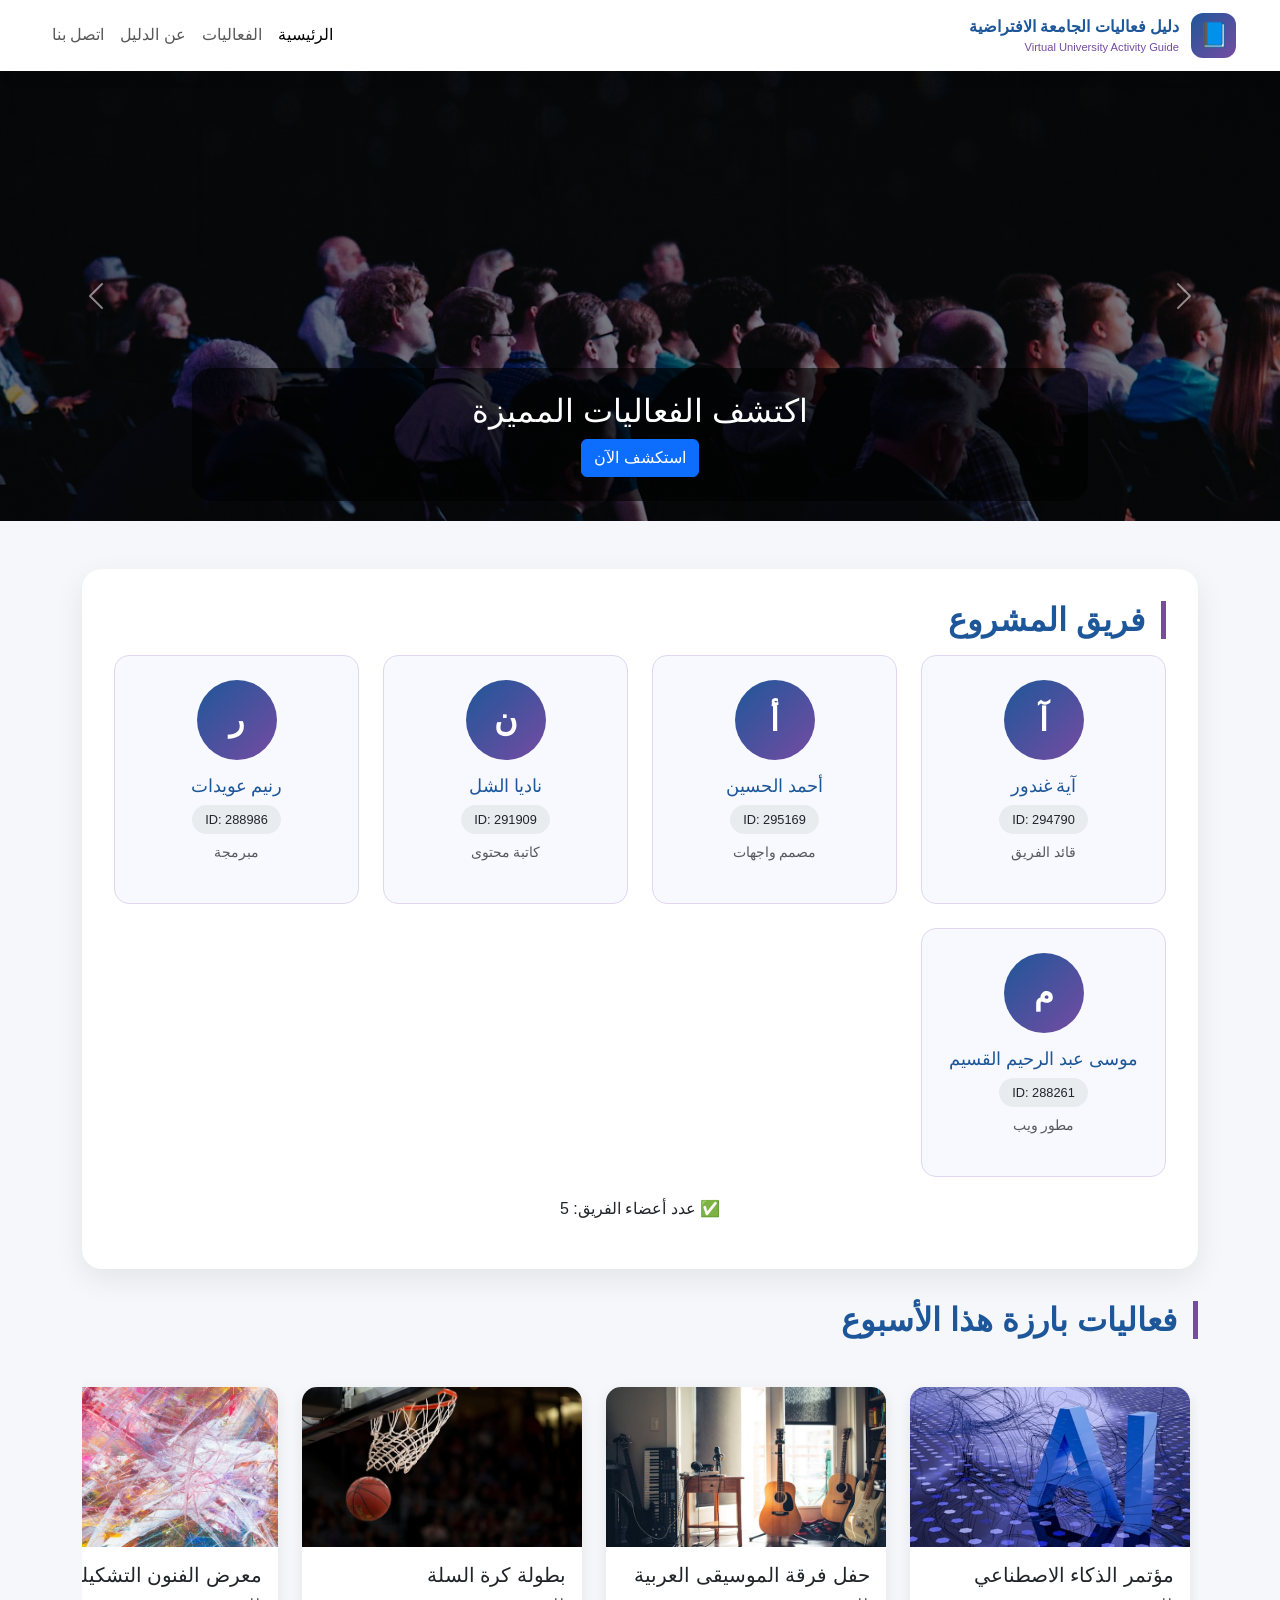
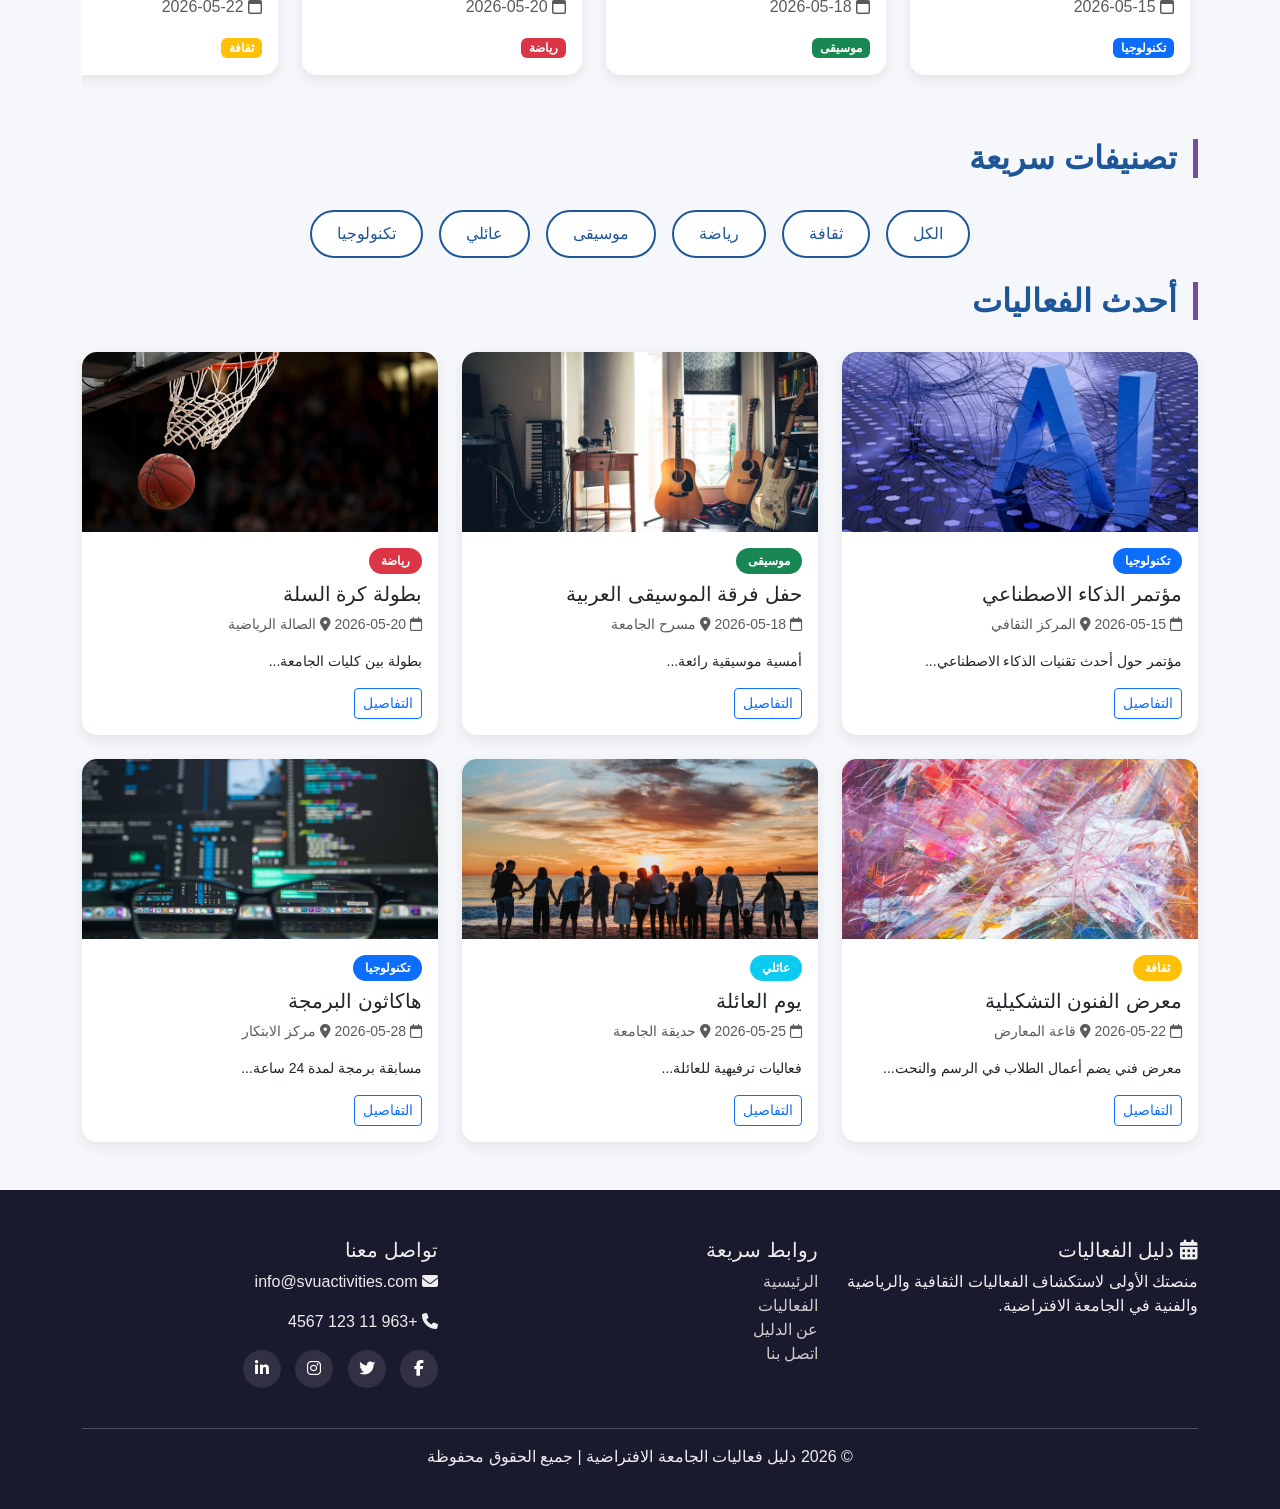
<file: index.html>
<!doctype html>
<html lang="ar" dir="rtl">
  <head>
    <meta charset="UTF-8" />
    <meta name="viewport" content="width=device-width, initial-scale=1.0" />
    <title>دليل فعاليات الجامعة الافتراضية | الرئيسية</title>
    <link
      href="https://cdn.jsdelivr.net/npm/bootstrap@5.3.0/dist/css/bootstrap.min.css"
      rel="stylesheet"
    />
    <link
      rel="stylesheet"
      href="https://cdnjs.cloudflare.com/ajax/libs/font-awesome/6.4.0/css/all.min.css"
    />
    <link rel="stylesheet" href="assets/css/styles.css" />
  </head>
  <body>
    <!--  رأس الصفحة -->
    <nav class="navbar navbar-expand-lg">
      <div class="container-fluid">
        <div class="logo-area">
          <div class="logo">📘</div>
          <div class="guide-title">
            <div class="main-title">دليل فعاليات الجامعة الافتراضية</div>
            <div class="sub-title">Virtual University Activity Guide</div>
          </div>
        </div>
        <button
          class="navbar-toggler"
          type="button"
          data-bs-toggle="collapse"
          data-bs-target="#navbarNav"
        >
          <span class="navbar-toggler-icon"></span>
        </button>
        <div class="" id="navbarNav">
          <ul
            class="navbar-nav ms-auto"
            style="display: flex; justify-content: center"
          >
            <li class="nav-item">
              <a class="nav-link active" href="index.html"> الرئيسية</a>
            </li>
            <li class="nav-item">
              <a class="nav-link" href="events.html">الفعاليات</a>
            </li>
            <li class="nav-item">
              <a class="nav-link" href="about.html"> عن الدليل</a>
            </li>
            <li class="nav-item">
              <a class="nav-link" href="contact.html"> اتصل بنا</a>
            </li>
          </ul>
        </div>
      </div>
    </nav>

    <!-- سلايدر  -->
    <div id="heroSlider" class="carousel slide" data-bs-ride="carousel">
      <div class="carousel-inner">
        <div
          class="carousel-item active"
          style="
            background-image:
              linear-gradient(rgba(0, 0, 0, 0.5), rgba(0, 0, 0, 0.5)),
              url(&quot;assets/img/s1.jpg&quot;);
          "
        >
          <div class="carousel-caption">
            <h2>اكتشف الفعاليات المميزة</h2>
            <a href="events.html" class="btn btn-primary">استكشف الآن</a>
          </div>
        </div>
        <div
          class="carousel-item"
          style="
            background-image:
              linear-gradient(rgba(0, 0, 0, 0.5), rgba(0, 0, 0, 0.5)),
              url(&quot;assets/img/s2.jpg&quot;);
          "
        >
          <div class="carousel-caption">
            <h2>فعاليات بارزة هذا الأسبوع</h2>
            <a href="events.html" class="btn btn-primary">احجز مكانك</a>
          </div>
        </div>
        <div
          class="carousel-item"
          style="
            background-image:
              linear-gradient(rgba(0, 0, 0, 0.5), rgba(0, 0, 0, 0.5)),
              url(&quot;assets/img/s3.jpg&quot;);
          "
        >
          <div class="carousel-caption">
            <h2>تواصل مع المجتمع</h2>
            <a href="contact.html" class="btn btn-primary">تواصل معنا</a>
          </div>
        </div>
      </div>
      <button
        class="carousel-control-prev"
        type="button"
        data-bs-target="#heroSlider"
        data-bs-slide="prev"
      >
        <span class="carousel-control-prev-icon"></span>
      </button>
      <button
        class="carousel-control-next"
        type="button"
        data-bs-target="#heroSlider"
        data-bs-slide="next"
      >
        <span class="carousel-control-next-icon"></span>
      </button>
    </div>

    <div class="container mt-5">
      <!--   المشاركين -->
      <div class="team-section">
        <h2 class="section-title" style="margin-bottom: 1rem">فريق المشروع</h2>
        <div class="team-grid">
          <div class="team-card">
            <div class="team-avatar">آ</div>
            <h3>آية غندور</h3>
            <div class="team-id">ID: 294790</div>
            <p class="text-muted small mt-2">قائد الفريق</p>
          </div>
          <div class="team-card">
            <div class="team-avatar">أ</div>
            <h3>أحمد الحسين</h3>
            <div class="team-id">ID: 295169</div>
            <p class="text-muted small mt-2">مصمم واجهات</p>
          </div>
          <div class="team-card">
            <div class="team-avatar">ن</div>
            <h3>ناديا الشل</h3>
            <div class="team-id">ID: 291909</div>
            <p class="text-muted small mt-2">كاتبة محتوى</p>
          </div>
          <div class="team-card">
            <div class="team-avatar">ر</div>
            <h3>رنيم عويدات</h3>
            <div class="team-id">ID: 288986</div>
            <p class="text-muted small mt-2">مبرمجة</p>
          </div>
          <div class="team-card">
            <div class="team-avatar">م</div>
            <h3>موسى عبد الرحيم القسيم</h3>
            <div class="team-id">ID: 288261</div>
            <p class="text-muted small mt-2">مطور ويب</p>
          </div>
        </div>
        <p style="text-align: center; margin-top: 20px">
          ✅ عدد أعضاء الفريق: 5
        </p>
      </div>

      <!--  فعاليات بارزة هذا الأسبوع   -->
      <h2 class="section-title">فعاليات بارزة هذا الأسبوع</h2>
      <div class="scroll-cards" id="featuredEvents"></div>

      <!--  تصنيفات سريعة   -->
      <h2 class="section-title mt-5">تصنيفات سريعة</h2>
      <div class="category-badges mb-4" id="categoryBadges"></div>

      <!--  أحدث الفعاليات  -->
      <h2 class="section-title">أحدث الفعاليات</h2>
      <div class="events-grid" id="latestEventsGrid"></div>
    </div>

    <!--  تذييل الصفحة -->
    <footer>
      <div class="container">
        <div class="row">
          <div class="col-md-4 mb-4">
            <h5><i class="fas fa-calendar-alt"></i> دليل الفعاليات</h5>
            <p>
              منصتك الأولى لاستكشاف الفعاليات الثقافية والرياضية والفنية في
              الجامعة الافتراضية.
            </p>
          </div>
          <div class="col-md-4 mb-4">
            <h5>روابط سريعة</h5>
            <ul class="list-unstyled footer-links">
              <li><a href="index.html">الرئيسية</a></li>
              <li><a href="events.html">الفعاليات</a></li>
              <li><a href="about.html">عن الدليل</a></li>
              <li><a href="contact.html">اتصل بنا</a></li>
            </ul>
          </div>
          <div class="col-md-4 mb-4">
            <h5>تواصل معنا</h5>
            <p><i class="fas fa-envelope"></i> info@svuactivities.com</p>
            <p><i class="fas fa-phone"></i> +963 11 123 4567</p>
            <div class="social-icons">
              <a href="#"><i class="fab fa-facebook-f"></i></a>
              <a href="#"><i class="fab fa-twitter"></i></a>
              <a href="#"><i class="fab fa-instagram"></i></a>
              <a href="#"><i class="fab fa-linkedin-in"></i></a>
            </div>
          </div>
        </div>
        <hr class="bg-light" />
        <div class="text-center">
          <p>
            &copy; 2026 دليل فعاليات الجامعة الافتراضية | جميع الحقوق محفوظة
          </p>
        </div>
      </div>
    </footer>

    <script src="https://cdn.jsdelivr.net/npm/bootstrap@5.3.0/dist/js/bootstrap.bundle.min.js"></script>
    <script src="assets/js/main.js"></script>
  </body>
</html>
</file>
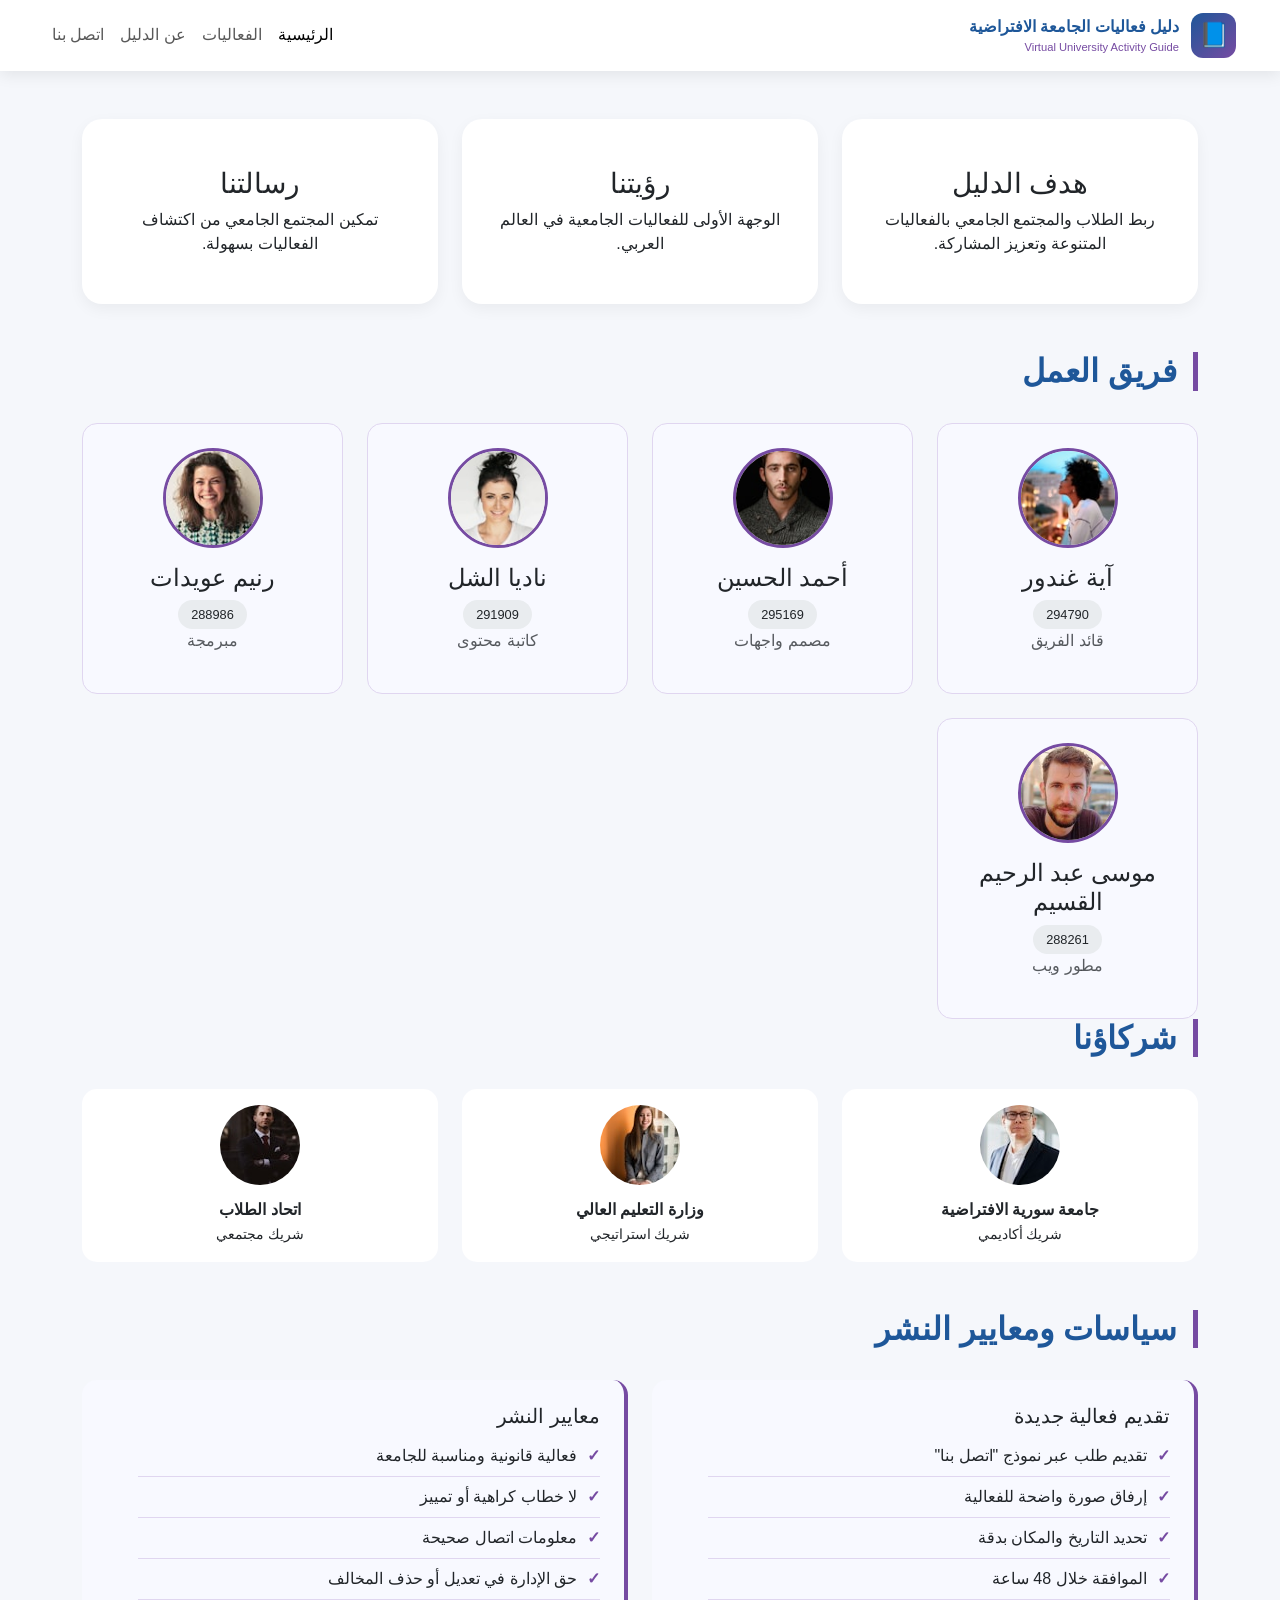
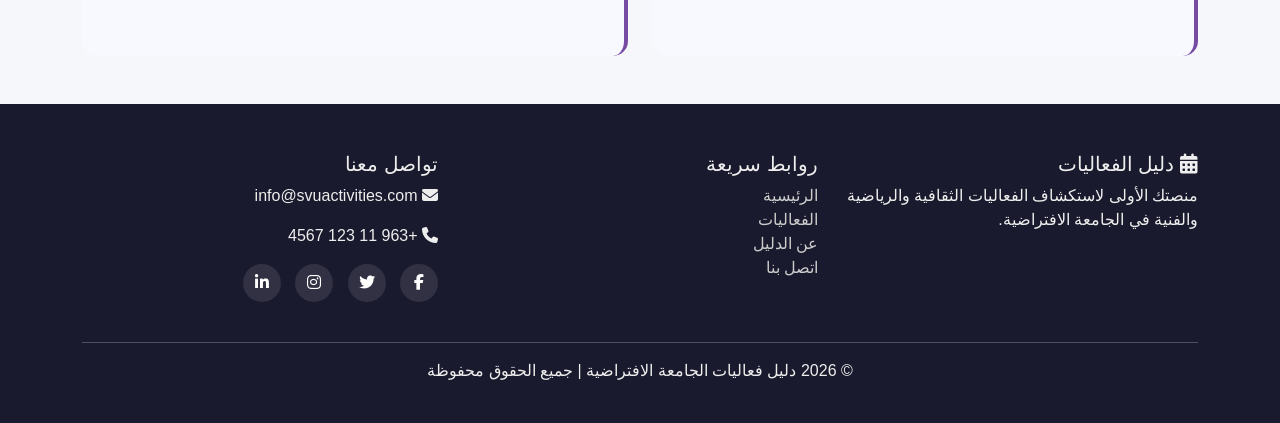
<file: about.html>
<!doctype html>
<html lang="ar" dir="rtl">
  <head>
    <meta charset="UTF-8" />
    <meta name="viewport" content="width=device-width, initial-scale=1.0" />
    <title>دليل الفعاليات | عن الدليل</title>
    <link
      href="https://cdn.jsdelivr.net/npm/bootstrap@5.3.0/dist/css/bootstrap.min.css"
      rel="stylesheet"
    />
    <link
      rel="stylesheet"
      href="https://cdnjs.cloudflare.com/ajax/libs/font-awesome/6.4.0/css/all.min.css"
    />
    <link rel="stylesheet" href="assets/css/styles.css" />
  </head>
  <body>
    <nav class="navbar navbar-expand-lg">
      <div class="container-fluid">
        <div class="logo-area">
          <div class="logo">📘</div>
          <div class="guide-title">
            <div class="main-title">دليل فعاليات الجامعة الافتراضية</div>
            <div class="sub-title">Virtual University Activity Guide</div>
          </div>
        </div>
        <button
          class="navbar-toggler"
          type="button"
          data-bs-toggle="collapse"
          data-bs-target="#navbarNav"
        >
          <span class="navbar-toggler-icon"></span>
        </button>
        <div class="" id="navbarNav">
          <ul
            class="navbar-nav ms-auto"
            style="display: flex; justify-content: center"
          >
            <li class="nav-item">
              <a class="nav-link active" href="index.html"> الرئيسية</a>
            </li>
            <li class="nav-item">
              <a class="nav-link" href="events.html"> الفعاليات</a>
            </li>
            <li class="nav-item">
              <a class="nav-link" href="about.html"> عن الدليل</a>
            </li>
            <li class="nav-item">
              <a class="nav-link" href="contact.html"> اتصل بنا</a>
            </li>
          </ul>
        </div>
      </div>
    </nav>

    <div class="container mt-5">
      <!--    الرؤية والرسالة -->
      <div class="row g-4 mb-5">
        <div class="col-md-4">
          <div class="vision-card">
            <div class="vision-icon"></div>
            <h3>هدف الدليل</h3>
            <p>
              ربط الطلاب والمجتمع الجامعي بالفعاليات المتنوعة وتعزيز المشاركة.
            </p>
          </div>
        </div>
        <div class="col-md-4">
          <div class="vision-card">
            <div class="vision-icon"></div>
            <h3>رؤيتنا</h3>
            <p>الوجهة الأولى للفعاليات الجامعية في العالم العربي.</p>
          </div>
        </div>
        <div class="col-md-4">
          <div class="vision-card">
            <div class="vision-icon"></div>
            <h3>رسالتنا</h3>
            <p>تمكين المجتمع الجامعي من اكتشاف الفعاليات بسهولة.</p>
          </div>
        </div>
      </div>

      <!-- فريق العمل  -->
      <h2 class="section-title">فريق العمل</h2>
      <div class="team-grid">
        <div class="team-card">
          <img src="assets/img/aya_ghandour.jpg" class="member-img" />
          <h4>آية غندور</h4>
          <div class="team-id">294790</div>
          <p class="text-muted">قائد الفريق</p>
        </div>
        <div class="team-card">
          <img src="assets/img/ahmad_hussein.jpg" class="member-img" />
          <h4>أحمد الحسين</h4>
          <div class="team-id">295169</div>
          <p class="text-muted">مصمم واجهات</p>
        </div>
        <div class="team-card">
          <img src="assets/img/nadia_alshal.jpg" class="member-img" />
          <h4>ناديا الشل</h4>
          <div class="team-id">291909</div>
          <p class="text-muted">كاتبة محتوى</p>
        </div>
        <div class="team-card">
          <img src="assets/img/raneem_oweidat.jpg" class="member-img" />
          <h4>رنيم عويدات</h4>
          <div class="team-id">288986</div>
          <p class="text-muted">مبرمجة</p>
        </div>
        <div class="team-card">
          <img src="assets/img/mousa_qassem.jpg" class="member-img" />
          <h4>موسى عبد الرحيم القسيم</h4>
          <div class="team-id">288261</div>
          <p class="text-muted">مطور ويب</p>
        </div>
      </div>

      <!-- الشركاء -->
      <h2 class="section-title">شركاؤنا</h2>
      <div class="partner-grid mb-5">
        <div class="partner-card">
          <img src="assets/img/svu_partner.jpg" class="partner-img" />
          <div class="fw-bold">جامعة سورية الافتراضية</div>
          <small>شريك أكاديمي</small>
        </div>
        <div class="partner-card">
          <img src="assets/img/mohe_partner.jpg" class="partner-img" />
          <div class="fw-bold">وزارة التعليم العالي</div>
          <small>شريك استراتيجي</small>
        </div>
        <div class="partner-card">
          <img src="assets/img/students_union.jpg" class="partner-img" />
          <div class="fw-bold">اتحاد الطلاب</div>
          <small>شريك مجتمعي</small>
        </div>
      </div>

      <!--  تقديم فعالية ومعايير النشر -->
      <h2 class="section-title">سياسات ومعايير النشر</h2>
      <div class="row g-4 mb-5">
        <div class="col-md-6">
          <div class="policy-card">
            <h5>تقديم فعالية جديدة</h5>
            <ul>
              <li>تقديم طلب عبر نموذج "اتصل بنا"</li>
              <li>إرفاق صورة واضحة للفعالية</li>
              <li>تحديد التاريخ والمكان بدقة</li>
              <li>الموافقة خلال 48 ساعة</li>
            </ul>
          </div>
        </div>
        <div class="col-md-6">
          <div class="policy-card">
            <h5>معايير النشر</h5>
            <ul>
              <li>فعالية قانونية ومناسبة للجامعة</li>
              <li>لا خطاب كراهية أو تمييز</li>
              <li>معلومات اتصال صحيحة</li>
              <li>حق الإدارة في تعديل أو حذف المخالف</li>
            </ul>
          </div>
        </div>
      </div>
    </div>
    <!-- التذييل نفسها في كل صفحة -->
    <footer>
      <div class="container">
        <div class="row">
          <div class="col-md-4 mb-4">
            <h5><i class="fas fa-calendar-alt"></i> دليل الفعاليات</h5>
            <p>
              منصتك الأولى لاستكشاف الفعاليات الثقافية والرياضية والفنية في
              الجامعة الافتراضية.
            </p>
          </div>
          <div class="col-md-4 mb-4">
            <h5>روابط سريعة</h5>
            <ul class="list-unstyled footer-links">
              <li><a href="index.html">الرئيسية</a></li>
              <li><a href="events.html">الفعاليات</a></li>
              <li><a href="about.html">عن الدليل</a></li>
              <li><a href="contact.html">اتصل بنا</a></li>
            </ul>
          </div>
          <div class="col-md-4 mb-4">
            <h5>تواصل معنا</h5>
            <p><i class="fas fa-envelope"></i> info@svuactivities.com</p>
            <p><i class="fas fa-phone"></i> +963 11 123 4567</p>
            <div class="social-icons">
              <a href="#"><i class="fab fa-facebook-f"></i></a>
              <a href="#"><i class="fab fa-twitter"></i></a>
              <a href="#"><i class="fab fa-instagram"></i></a>
              <a href="#"><i class="fab fa-linkedin-in"></i></a>
            </div>
          </div>
        </div>
        <hr class="bg-light" />
        <div class="text-center">
          <p>
            &copy; 2026 دليل فعاليات الجامعة الافتراضية | جميع الحقوق محفوظة
          </p>
        </div>
      </div>
    </footer>
  </body>
</html>
</file>
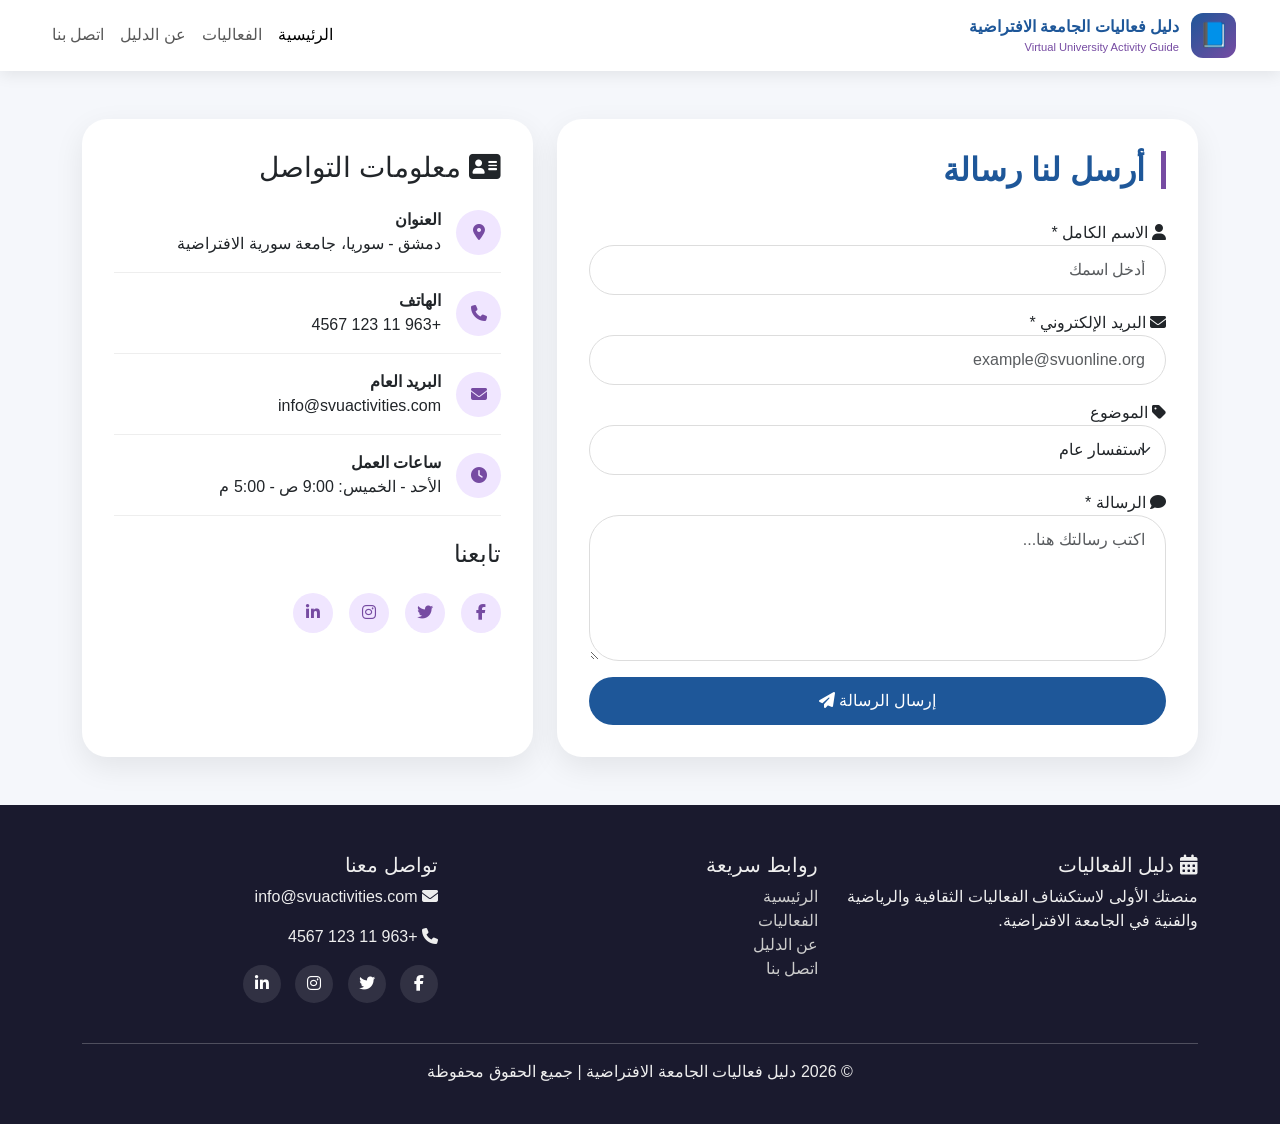
<file: contact.html>
<!doctype html>
<html lang="ar" dir="rtl">
  <head>
    <meta charset="UTF-8" />
    <meta name="viewport" content="width=device-width, initial-scale=1.0" />
    <title>دليل الفعاليات | اتصل بنا</title>
    <link
      href="https://cdn.jsdelivr.net/npm/bootstrap@5.3.0/dist/css/bootstrap.min.css"
      rel="stylesheet"
    />
    <link
      rel="stylesheet"
      href="https://cdnjs.cloudflare.com/ajax/libs/font-awesome/6.4.0/css/all.min.css"
    />
    <link rel="stylesheet" href="assets/css/styles.css" />
  </head>
  <body>
    <nav class="navbar navbar-expand-lg">
      <div class="container-fluid">
        <div class="logo-area">
          <div class="logo">📘</div>
          <div class="guide-title">
            <div class="main-title">دليل فعاليات الجامعة الافتراضية</div>
            <div class="sub-title">Virtual University Activity Guide</div>
          </div>
        </div>
        <button
          class="navbar-toggler"
          type="button"
          data-bs-toggle="collapse"
          data-bs-target="#navbarNav"
        >
          <span class="navbar-toggler-icon"></span>
        </button>
        <div class="" id="navbarNav">
          <ul
            class="navbar-nav ms-auto"
            style="display: flex; justify-content: center"
          >
            <li class="nav-item">
              <a class="nav-link active" href="index.html"> الرئيسية</a>
            </li>
            <li class="nav-item">
              <a class="nav-link" href="events.html"> الفعاليات</a>
            </li>
            <li class="nav-item">
              <a class="nav-link" href="about.html"> عن الدليل</a>
            </li>
            <li class="nav-item">
              <a class="nav-link" href="contact.html"> اتصل بنا</a>
            </li>
          </ul>
        </div>
      </div>
    </nav>

    <div class="container mt-5">
      <div class="row g-4">
        <!-- نموذج التواصل -->
        <div class="col-lg-7">
          <div class="contact-form-card">
            <h2 class="section-title" style="margin-top: 0">أرسل لنا رسالة</h2>
            <div id="alertMessage"></div>
            <form id="contactForm">
              <div class="mb-3">
                <label><i class="fas fa-user"></i> الاسم الكامل *</label>
                <input
                  type="text"
                  id="name"
                  class="form-control"
                  placeholder="أدخل اسمك"
                />
                <div class="invalid-feedback">الاسم مطلوب</div>
              </div>
              <div class="mb-3">
                <label
                  ><i class="fas fa-envelope"></i> البريد الإلكتروني *</label
                >
                <input
                  type="email"
                  id="email"
                  class="form-control"
                  placeholder="example@svuonline.org"
                />
                <div class="invalid-feedback">
                  يرجى إدخال بريد إلكتروني صحيح
                </div>
              </div>
              <div class="mb-3">
                <label><i class="fas fa-tag"></i> الموضوع</label>
                <select id="subject" class="form-select">
                  <option value="استفسار عام">استفسار عام</option>
                  <option value="تقديم فعالية">تقديم فعالية</option>
                  <option value="مشكلة تقنية">مشكلة تقنية</option>
                </select>
              </div>
              <div class="mb-3">
                <label><i class="fas fa-comment"></i> الرسالة *</label>
                <textarea
                  id="message"
                  rows="5"
                  class="form-control"
                  placeholder="اكتب رسالتك هنا..."
                ></textarea>
                <div class="invalid-feedback">الرسالة مطلوبة</div>
              </div>
              <button type="submit" class="btn btn-primary">
                إرسال الرسالة <i class="fas fa-paper-plane"></i>
              </button>
            </form>
          </div>
        </div>

        <!-- معلومات التواصل البديلة -->
        <div class="col-lg-5">
          <div class="info-sidebar">
            <h3><i class="fas fa-address-card"></i> معلومات التواصل</h3>
            <div class="contact-info-item">
              <div class="icon"><i class="fas fa-map-marker-alt"></i></div>
              <div>
                <strong>العنوان</strong><br />دمشق - سوريا، جامعة سورية
                الافتراضية
              </div>
            </div>
            <div class="contact-info-item">
              <div class="icon"><i class="fas fa-phone"></i></div>
              <div><strong>الهاتف</strong><br />+963 11 123 4567</div>
            </div>
            <div class="contact-info-item">
              <div class="icon"><i class="fas fa-envelope"></i></div>
              <div>
                <strong>البريد العام</strong><br />info@svuactivities.com
              </div>
            </div>
            <div class="contact-info-item">
              <div class="icon"><i class="fas fa-clock"></i></div>
              <div>
                <strong>ساعات العمل</strong><br />الأحد - الخميس: 9:00 ص - 5:00
                م
              </div>
            </div>
            <h4 class="mt-4">تابعنا</h4>
            <div class="social-links">
              <a href="#"><i class="fab fa-facebook-f"></i></a
              ><a href="#"><i class="fab fa-twitter"></i></a
              ><a href="#"><i class="fab fa-instagram"></i></a
              ><a href="#"><i class="fab fa-linkedin-in"></i></a>
            </div>
          </div>
        </div>
      </div>
    </div>
    <!-- التذييل نفسها في كل صفحة -->
    <footer>
      <div class="container">
        <div class="row">
          <div class="col-md-4 mb-4">
            <h5><i class="fas fa-calendar-alt"></i> دليل الفعاليات</h5>
            <p>
              منصتك الأولى لاستكشاف الفعاليات الثقافية والرياضية والفنية في
              الجامعة الافتراضية.
            </p>
          </div>
          <div class="col-md-4 mb-4">
            <h5>روابط سريعة</h5>
            <ul class="list-unstyled footer-links">
              <li><a href="index.html">الرئيسية</a></li>
              <li><a href="events.html">الفعاليات</a></li>
              <li><a href="about.html">عن الدليل</a></li>
              <li><a href="contact.html">اتصل بنا</a></li>
            </ul>
          </div>
          <div class="col-md-4 mb-4">
            <h5>تواصل معنا</h5>
            <p><i class="fas fa-envelope"></i> info@svuactivities.com</p>
            <p><i class="fas fa-phone"></i> +963 11 123 4567</p>
            <div class="social-icons">
              <a href="#"><i class="fab fa-facebook-f"></i></a>
              <a href="#"><i class="fab fa-twitter"></i></a>
              <a href="#"><i class="fab fa-instagram"></i></a>
              <a href="#"><i class="fab fa-linkedin-in"></i></a>
            </div>
          </div>
        </div>
        <hr class="bg-light" />
        <div class="text-center">
          <p>
            &copy; 2026 دليل فعاليات الجامعة الافتراضية | جميع الحقوق محفوظة
          </p>
        </div>
      </div>
    </footer>

    <script src="https://cdn.jsdelivr.net/npm/bootstrap@5.3.0/dist/js/bootstrap.bundle.min.js"></script>

    <script>
      function showAlert(type, message) {
        var alertDiv = document.getElementById("alertMessage");
        var alertClass = type === "success" ? "alert-success" : "alert-danger";
        var icon =
          type === "success"
            ? "fas fa-check-circle"
            : "fas fa-exclamation-triangle";
        alertDiv.innerHTML =
          '<div class="alert ' +
          alertClass +
          ' alert-dismissible fade show" role="alert">' +
          '<i class="' +
          icon +
          '"></i> ' +
          message +
          '<button type="button" class="btn-close" data-bs-dismiss="alert"></button></div>';
        setTimeout(function () {
          alertDiv.innerHTML = "";
        }, 5000);
      }

      // التحقق من البريد
      function validateEmail(email) {
        var regex = /^[^\s@]+@[^\s@]+\.[^\s@]+$/;
        return regex.test(email);
      }

      //  الإرسال
      document
        .getElementById("contactForm")
        .addEventListener("submit", function (e) {
          e.preventDefault();
          var isValid = true;
          var name = document.getElementById("name");
          var email = document.getElementById("email");
          var message = document.getElementById("message");

          if (name.value.trim() === "") {
            name.classList.add("is-invalid");
            isValid = false;
          } else {
            name.classList.remove("is-invalid");
            name.classList.add("is-valid");
          }

          if (email.value.trim() === "" || !validateEmail(email.value)) {
            email.classList.add("is-invalid");
            isValid = false;
          } else {
            email.classList.remove("is-invalid");
            email.classList.add("is-valid");
          }

          if (message.value.trim() === "") {
            message.classList.add("is-invalid");
            isValid = false;
          } else {
            message.classList.remove("is-invalid");
            message.classList.add("is-valid");
          }

          if (isValid) {
            showAlert("success", "✅ تم إرسال رسالتك بنجاح!");
            document.getElementById("contactForm").reset();
          } else {
            showAlert("error", "❌ يرجى تعبئة جميع الحقول المطلوبة بشكل صحيح.");
          }
        });
    </script>
  </body>
</html>
</file>
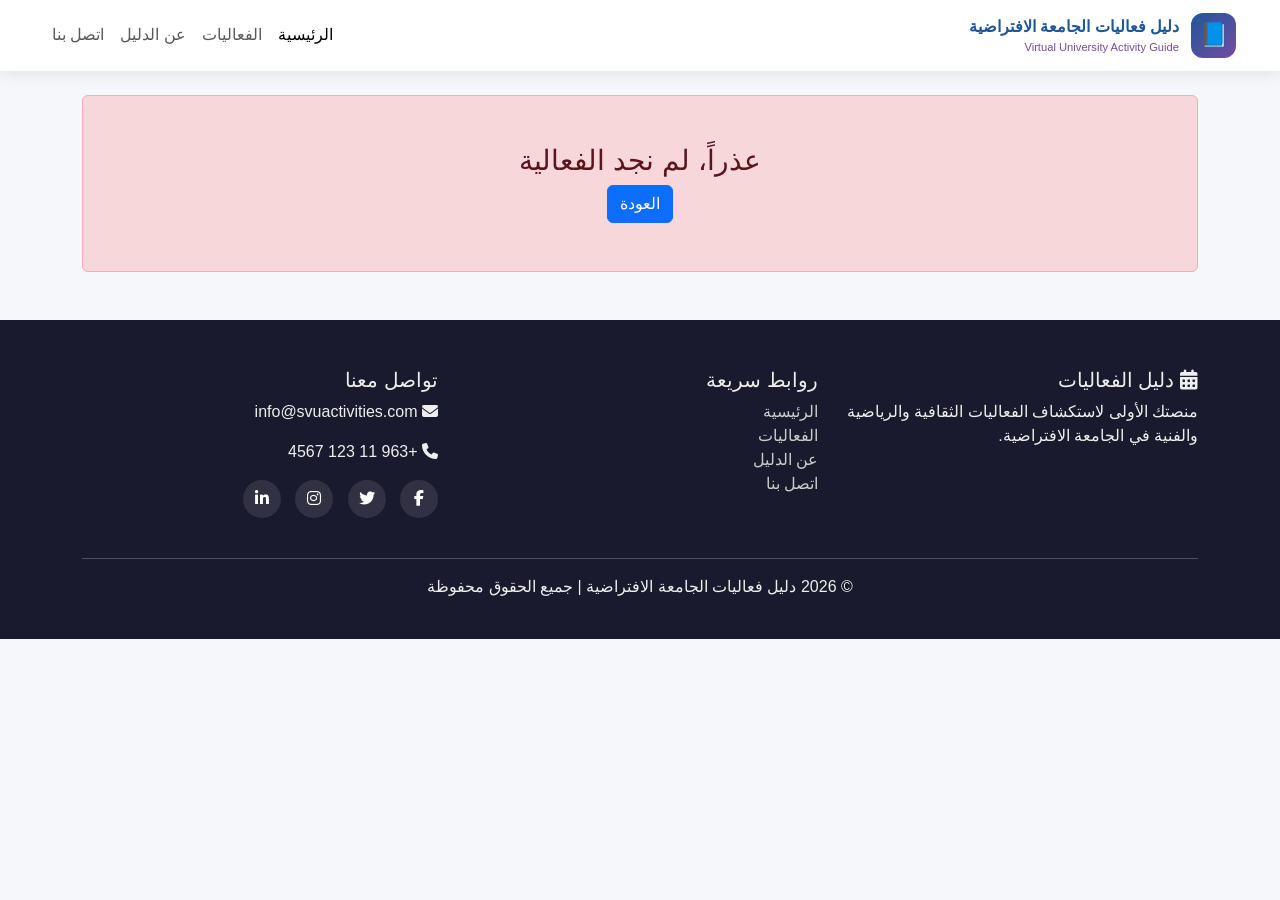
<file: event.html>
<!doctype html>
<html lang="ar" dir="rtl">
  <head>
    <meta charset="UTF-8" />
    <meta name="viewport" content="width=device-width, initial-scale=1.0" />
    <title>دليل الفعاليات | تفاصيل الفعالية</title>
    <link
      href="https://cdn.jsdelivr.net/npm/bootstrap@5.3.0/dist/css/bootstrap.min.css"
      rel="stylesheet"
    />
    <link
      rel="stylesheet"
      href="https://cdnjs.cloudflare.com/ajax/libs/font-awesome/6.4.0/css/all.min.css"
    />
    <link rel="stylesheet" href="assets/css/styles.css" />
  </head>
  <body>
    <nav class="navbar navbar-expand-lg">
      <div class="container-fluid">
        <div class="logo-area">
          <div class="logo">📘</div>
          <div class="guide-title">
            <div class="main-title">دليل فعاليات الجامعة الافتراضية</div>
            <div class="sub-title">Virtual University Activity Guide</div>
          </div>
        </div>
        <button
          class="navbar-toggler"
          type="button"
          data-bs-toggle="collapse"
          data-bs-target="#navbarNav"
        >
          <span class="navbar-toggler-icon"></span>
        </button>
        <div class="" id="navbarNav">
          <ul
            class="navbar-nav ms-auto"
            style="display: flex; justify-content: center"
          >
            <li class="nav-item">
              <a class="nav-link active" href="index.html"> الرئيسية</a>
            </li>
            <li class="nav-item">
              <a class="nav-link" href="events.html"> الفعاليات</a>
            </li>
            <li class="nav-item">
              <a class="nav-link" href="about.html"> عن الدليل</a>
            </li>
            <li class="nav-item">
              <a class="nav-link" href="contact.html"> اتصل بنا</a>
            </li>
          </ul>
        </div>
      </div>
    </nav>

    <div class="container mt-4">
      <div id="eventDetailsContent"></div>
    </div>

    <footer>
      <div class="container">
        <div class="row">
          <div class="col-md-4 mb-4">
            <h5><i class="fas fa-calendar-alt"></i> دليل الفعاليات</h5>
            <p>
              منصتك الأولى لاستكشاف الفعاليات الثقافية والرياضية والفنية في
              الجامعة الافتراضية.
            </p>
          </div>
          <div class="col-md-4 mb-4">
            <h5>روابط سريعة</h5>
            <ul class="list-unstyled footer-links">
              <li><a href="index.html">الرئيسية</a></li>
              <li><a href="events.html">الفعاليات</a></li>
              <li><a href="about.html">عن الدليل</a></li>
              <li><a href="contact.html">اتصل بنا</a></li>
            </ul>
          </div>
          <div class="col-md-4 mb-4">
            <h5>تواصل معنا</h5>
            <p><i class="fas fa-envelope"></i> info@svuactivities.com</p>
            <p><i class="fas fa-phone"></i> +963 11 123 4567</p>
            <div class="social-icons">
              <a href="#"><i class="fab fa-facebook-f"></i></a>
              <a href="#"><i class="fab fa-twitter"></i></a>
              <a href="#"><i class="fab fa-instagram"></i></a>
              <a href="#"><i class="fab fa-linkedin-in"></i></a>
            </div>
          </div>
        </div>
        <hr class="bg-light" />
        <div class="text-center">
          <p>
            &copy; 2026 دليل فعاليات الجامعة الافتراضية | جميع الحقوق محفوظة
          </p>
        </div>
      </div>
    </footer>

    <script src="https://cdn.jsdelivr.net/npm/bootstrap@5.3.0/dist/js/bootstrap.bundle.min.js"></script>
    <script src="assets/js/main.js"></script>
    <script>
      //  الصور لكل فعالية
      var galleryImagesMap = {
        1: [
          "assets/img/ai_conf.jpg",
          "assets/img/ai_conf2.jpg",
          "assets/img/ai_conf3.jpg",
        ],
        2: [
          "assets/img/music_event.jpg",
          "assets/img/music_event2.jpg",
          "assets/img/music_event3.jpg",
        ],
        3: [
          "assets/img/basketball.jpg",
          "assets/img/basketball2.jpg",
          "assets/img/basketball3.jpg",
        ],
        4: [
          "assets/img/art_exhibition.jpg",
          "assets/img/art_exhibition2.jpg",
          "assets/img/art_exhibition3.jpg",
        ],
        5: [
          "assets/img/family_day.jpg",
          "assets/img/family_day2.jpg",
          "assets/img/family_day3.jpg",
        ],
        6: [
          "assets/img/hackathon.jpg",
          "assets/img/hackathon2.jpg",
          "assets/img/hackathon3.jpg",
        ],
      };

      function getEventId() {
        var params = new URLSearchParams(window.location.search);
        var id = params.get("id");
        return parseInt(id);
      }

      function getCategoryColorOld(cat) {
        if (cat == "تكنولوجيا") return "primary";
        if (cat == "موسيقى") return "success";
        if (cat == "رياضة") return "danger";
        if (cat == "ثقافة") return "warning";
        if (cat == "عائلي") return "info";
        return "secondary";
      }

      function displayEventDetails() {
        var eventId = getEventId();
        var event = null;
        // البحث عن الفعالية
        for (var i = 0; i < events.length; i++) {
          if (events[i].id === eventId) {
            event = events[i];
            break;
          }
        }
        if (!event) {
          document.getElementById("eventDetailsContent").innerHTML =
            '<div class="alert alert-danger text-center p-5"><h3>عذراً، لم نجد الفعالية</h3><a href="events.html" class="btn btn-primary">العودة</a></div>';
          return;
        }

        var categoryColor = getCategoryColorOld(event.category);
        var galleryImages = galleryImagesMap[event.id];
        if (!galleryImages)
          galleryImages = [event.image, event.image, event.image];

        // بناء معرض الصور
        var galleryHtml = "";
        for (var g = 0; g < galleryImages.length; g++) {
          galleryHtml +=
            '<img src="' +
            galleryImages[g] +
            '" onclick="window.open(\'' +
            galleryImages[g] +
            "','_blank')\">";
        }

        // الفعاليات ذات الصلة
        var relatedEvents = [];
        for (var r = 0; r < events.length; r++) {
          var e2 = events[r];
          if (e2.id !== event.id && e2.category === event.category) {
            relatedEvents.push(e2);
          }
        }
        var relatedHtml = "";
        var maxRelated = Math.min(relatedEvents.length, 3);
        for (var r2 = 0; r2 < maxRelated; r2++) {
          var rel = relatedEvents[r2];
          relatedHtml +=
            '<div class="col-md-4"><div class="related-card"><img src="' +
            rel.image +
            '">' +
            '<div class="p-2"><h6>' +
            rel.title +
            "</h6>" +
            '<p class="text-muted small"><i class="far fa-calendar"></i> ' +
            rel.date +
            "</p>" +
            '<a href="event.html?id=' +
            rel.id +
            '" class="btn btn-sm btn-outline-primary">التفاصيل</a>' +
            "</div></div></div>";
        }

        var fullHtml =
          '<div class="event-detail-card">' +
          '<img src="' +
          event.image +
          '" class="event-header-img">' +
          '<div class="p-4">' +
          '<div class="d-flex justify-content-between"><h1 style="color:#1e5799;">' +
          event.title +
          '</h1><span class="badge bg-' +
          categoryColor +
          ' p-2 fs-6">' +
          event.category +
          "</span></div>" +
          '<div class="row g-3 mt-2">' +
          '<div class="col-md-6"><div class="event-info-box"><p><i class="far fa-calendar-alt"></i> <strong>التاريخ:</strong> ' +
          event.date +
          "</p>" +
          '<p><i class="fas fa-clock"></i> <strong>الوقت:</strong> ' +
          event.time +
          "</p>" +
          '<p><i class="fas fa-map-marker-alt"></i> <strong>المكان:</strong> ' +
          event.location +
          "</p></div></div>" +
          '<div class="col-md-6"><div class="event-info-box"><p><i class="fas fa-user-friends"></i> <strong>المنظم:</strong> اتحاد الطلاب</p>' +
          '<p><i class="fas fa-language"></i> <strong>اللغة:</strong> العربية</p>' +
          '<p><i class="fas fa-users"></i> <strong>العدد المتاح:</strong> 200 مقعد</p></div></div>' +
          "</div>" +
          '<div class="action-buttons"><button class="btn btn-success" onclick="alert(\' تمت إضافة الفعالية إلى تقويمك!\')"><i class="fas fa-calendar-plus"></i> أضف للتقويم</button>' +
          '<button class="btn btn-outline-primary" onclick="alert(\' تم نسخ رابط الفعالية: \'+window.location.href)"><i class="fas fa-share-alt"></i> شارك</button></div>' +
          '<h3 class="section-title mt-4"> عن الفعالية</h3>' +
          '<p style="line-height:1.8;">' +
          event.desc +
          " هذه الفعالية مفتوحة لجميع طلاب الجامعة، وتهدف إلى تعزيز المشاركة المجتمعية والثقافية. نرحب بكم جميعاً.</p>" +
          '<h3 class="section-title mt-4"> موقع الفعالية</h3>' +
          '<div class="location-map"><div class="map-placeholder"><i class="fas fa-map-marker-alt"></i> ' +
          event.location +
          " - دمشق، سوريا</div></div>" +
          '<h3 class="section-title mt-4"> معرض الصور</h3>' +
          '<div class="gallery-thumb">' +
          galleryHtml +
          "</div>" +
          "</div></div>" +
          '<h2 class="section-title">🔗 فعاليات ذات صلة</h2>' +
          '<div class="row g-4 mb-5">' +
          relatedHtml +
          "</div>";

        document.getElementById("eventDetailsContent").innerHTML = fullHtml;
      }

      displayEventDetails();
    </script>
  </body>
</html>
</file>
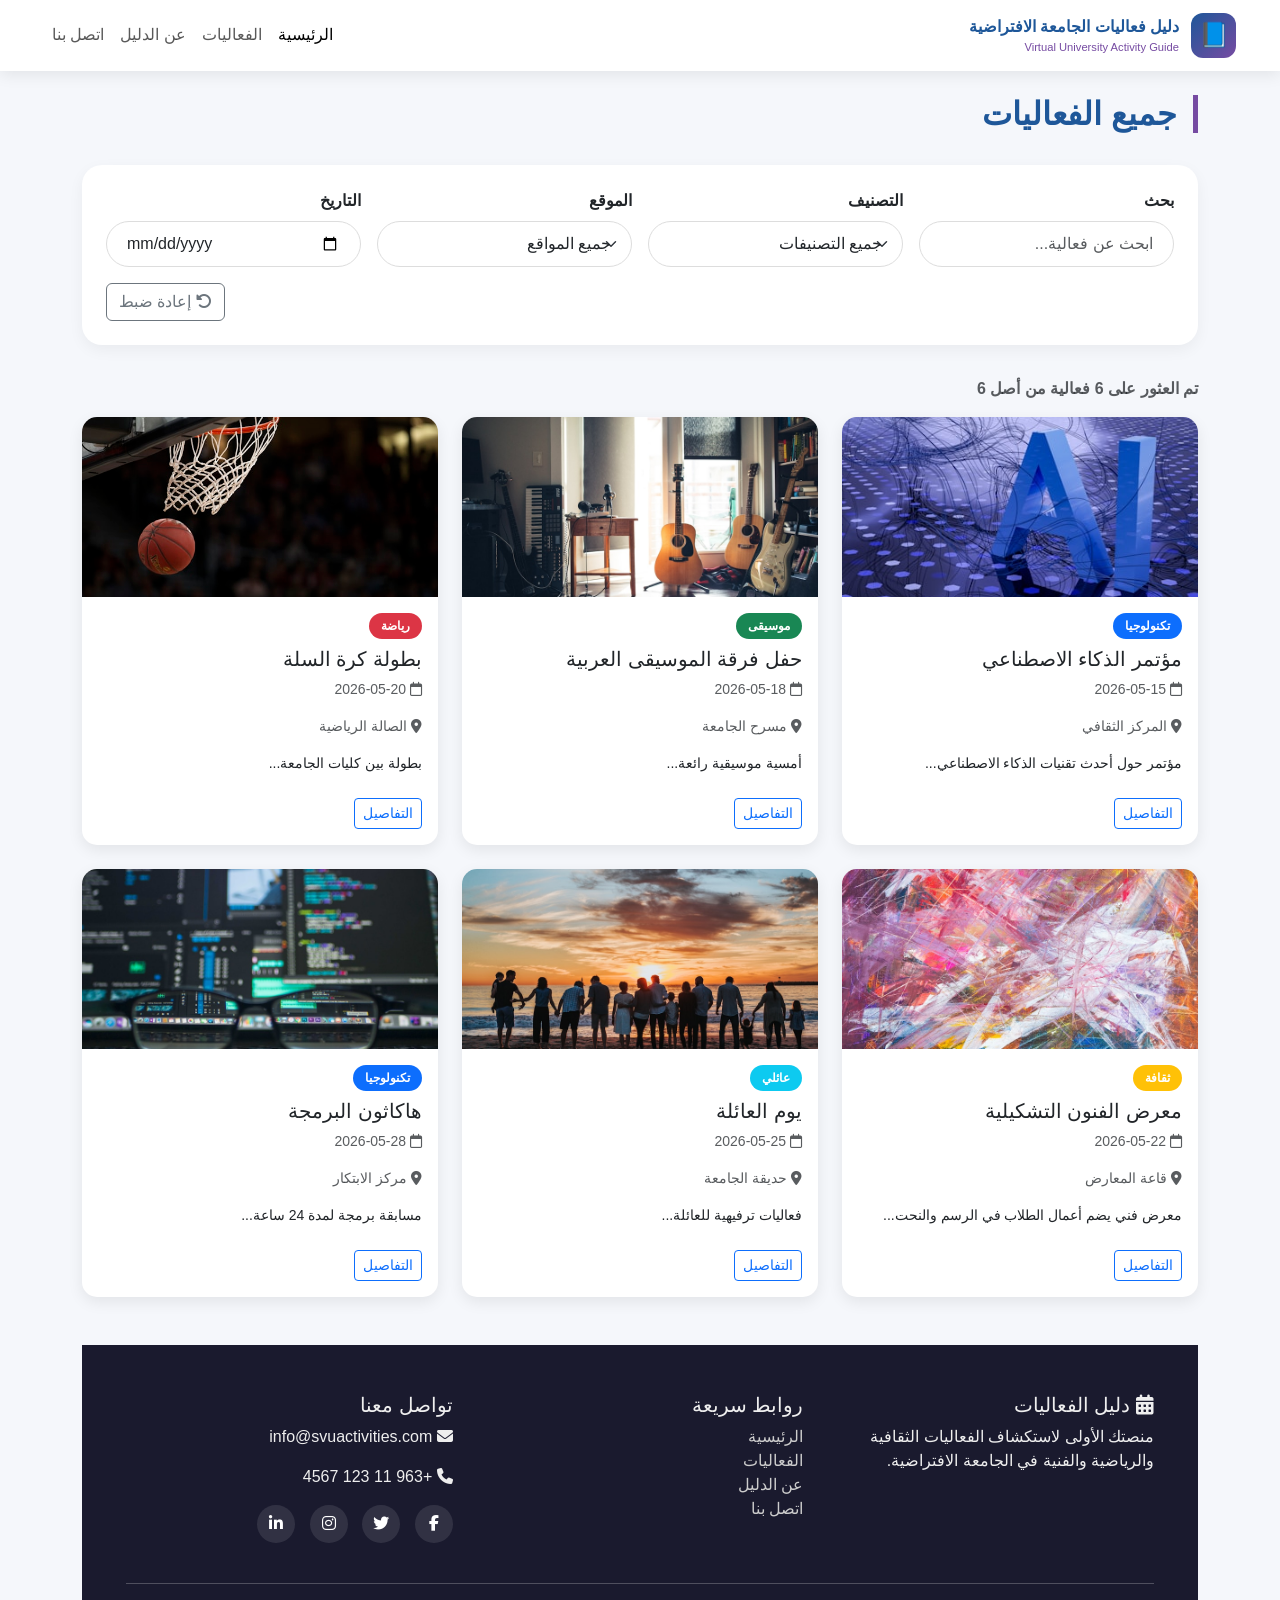
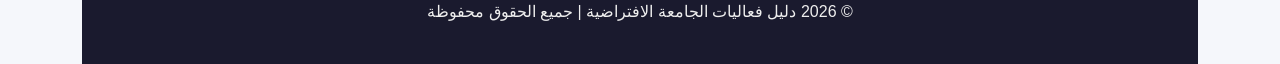
<file: events.html>
<!DOCTYPE html>
<html lang="ar" dir="rtl">
<head>
    <meta charset="UTF-8">
    <meta name="viewport" content="width=device-width, initial-scale=1.0">
    <title>دليل الفعاليات | جميع الفعاليات</title>
    <link href="https://cdn.jsdelivr.net/npm/bootstrap@5.3.0/dist/css/bootstrap.min.css" rel="stylesheet">
    <link rel="stylesheet" href="https://cdnjs.cloudflare.com/ajax/libs/font-awesome/6.4.0/css/all.min.css">
    <link rel="stylesheet" href="assets/css/styles.css">
</head>
<body>

    <nav class="navbar navbar-expand-lg">
      <div class="container-fluid">
        <div class="logo-area">
          <div class="logo">📘</div>
          <div class="guide-title">
            <div class="main-title">دليل فعاليات الجامعة الافتراضية</div>
            <div class="sub-title">Virtual University Activity Guide</div>
          </div>
        </div>
        <button
          class="navbar-toggler"
          type="button"
          data-bs-toggle="collapse"
          data-bs-target="#navbarNav"
        >
          <span class="navbar-toggler-icon"></span>
        </button>
        <div class="" id="navbarNav">
          <ul
            class="navbar-nav ms-auto"
            style="display: flex; justify-content: center"
          >
            <li class="nav-item">
              <a class="nav-link active" href="index.html"> الرئيسية</a>
            </li>
            <li class="nav-item">
              <a class="nav-link" href="events.html"> الفعاليات</a>
            </li>
            <li class="nav-item">
              <a class="nav-link" href="about.html"> عن الدليل</a>
            </li>
            <li class="nav-item">
              <a class="nav-link" href="contact.html"> اتصل بنا</a>
            </li>
          </ul>
        </div>
      </div>
    </nav>

<div class="container mt-4">
    <h2 class="section-title"> جميع الفعاليات</h2>
    
    <!-- شريط  البحث والفلترة  -->
<div class="filter-card">
    <div class="row g-3 align-items-end">
        <div class="col-md-3">
            <label> بحث</label>
            <input type="text" id="searchInput" class="form-control" placeholder="ابحث عن فعالية...">
        </div>
        <div class="col-md-3">
            <label> التصنيف</label>
            <select id="categoryFilter" class="form-select">
                <option value="all">جميع التصنيفات</option>
                <option value="تكنولوجيا">تكنولوجيا</option>
                <option value="موسيقى">موسيقى</option>
                <option value="رياضة">رياضة</option>
                <option value="ثقافة">ثقافة</option>
                <option value="عائلي">عائلي</option>
            </select>
        </div>
        <div class="col-md-3">
            <label> الموقع</label>
            <select id="locationFilter" class="form-select">
                <option value="all">جميع المواقع</option>
                <option value="المركز الثقافي">المركز الثقافي</option>
                <option value="مسرح الجامعة">مسرح الجامعة</option>
                <option value="الصالة الرياضية">الصالة الرياضية</option>
                <option value="قاعة المعارض">قاعة المعارض</option>
                <option value="حديقة الجامعة">حديقة الجامعة</option>
                <option value="مركز الابتكار">مركز الابتكار</option>
            </select>
        </div>
        <div class="col-md-3">
            <label> التاريخ</label>
            <input type="date" id="dateFilter" class="form-control">
        </div>
        <div class="col-md-12 mt-3">
            <div class="d-flex gap-2 justify-content-end">
                <button class="btn btn-outline-secondary" onclick="resetFilters()">
                    <i class="fas fa-undo-alt"></i> إعادة ضبط
                </button>
            </div>
        </div>
    </div>
</div>

<div id="resultsCount" class="mb-3 text-muted fw-bold"></div>
<div class="events-grid" id="eventsGrid"></div>

<footer>
    <div class="container">
        <div class="row">
            <div class="col-md-4 mb-4">
                <h5><i class="fas fa-calendar-alt"></i> دليل الفعاليات</h5>
                <p>منصتك الأولى لاستكشاف الفعاليات الثقافية والرياضية والفنية في الجامعة الافتراضية.</p>
            </div>
            <div class="col-md-4 mb-4">
                <h5>روابط سريعة</h5>
                <ul class="list-unstyled footer-links">
                    <li><a href="index.html">الرئيسية</a></li>
                    <li><a href="events.html">الفعاليات</a></li>
                    <li><a href="about.html">عن الدليل</a></li>
                    <li><a href="contact.html">اتصل بنا</a></li>
                </ul>
            </div>
            <div class="col-md-4 mb-4">
                <h5>تواصل معنا</h5>
                <p><i class="fas fa-envelope"></i> info@svuactivities.com</p>
                <p><i class="fas fa-phone"></i> +963 11 123 4567</p>
                <div class="social-icons">
                    <a href="#"><i class="fab fa-facebook-f"></i></a>
                    <a href="#"><i class="fab fa-twitter"></i></a>
                    <a href="#"><i class="fab fa-instagram"></i></a>
                    <a href="#"><i class="fab fa-linkedin-in"></i></a>
                </div>
            </div>
        </div>
        <hr class="bg-light">
        <div class="text-center">
            <p>&copy; 2026 دليل فعاليات الجامعة الافتراضية | جميع الحقوق محفوظة</p>
        </div>
    </div>
</footer>

<script src="https://cdn.jsdelivr.net/npm/bootstrap@5.3.0/dist/js/bootstrap.bundle.min.js"></script>
<script src="assets/js/main.js"></script>
</body>
</html>
</file>
<file: assets/css/styles.css>
* {
  margin: 0;
  padding: 0;
  box-sizing: border-box;
}
body {
  font-family: "Cairo", "Tajawal", sans-serif;
  background: #f5f7fb;
}
/* شريط التنقل */
.navbar {
  background: white;
  box-shadow: 0 4px 15px rgba(0, 0, 0, 0.08);
  padding: 0.8rem 2rem;
  position: sticky;
  top: 0;
  z-index: 1000;
}
.child-nav {
  justify-content: center !important;
}
/* مكان وجود اللوغو */
.logo-area {
  display: flex;
  align-items: center;
  gap: 12px;
}
.logo {
  width: 45px;
  height: 45px;
  background: linear-gradient(135deg, #1e5799, #764ba2);
  border-radius: 12px;
  display: flex;
  align-items: center;
  justify-content: center;
  font-size: 24px;
  color: white;
}
/* تحت العنوان  */
.guide-title .main-title {
  font-size: 1rem;
  font-weight: bold;
  color: #1e5799;
}
.guide-title .sub-title {
  font-size: 0.7rem;
  color: #764ba2;
}

/* أقسام العنوين */
.section-title {
  position: relative;
  margin-bottom: 2rem;
  padding-right: 1rem;
  font-weight: bold;
  color: #1e5799;
  border-right: 5px solid #764ba2;
}

/* الفريق */
.team-section {
  background: white;
  border-radius: 20px;
  padding: 2rem;
  margin-bottom: 2rem;
  box-shadow: 0 10px 30px rgba(0, 0, 0, 0.08);
}
.team-grid {
  display: grid;
  grid-template-columns: repeat(auto-fit, minmax(220px, 1fr));
  gap: 1.5rem;
  margin-top: 1rem;
}
.team-card {
  background: #f8f9ff;
  border-radius: 15px;
  padding: 1.5rem;
  text-align: center;
  transition: 0.3s;
  border: 1px solid #e0d6f0;
}
.team-card:hover {
  transform: translateY(-5px);
  background: white;
}
.team-avatar {
  width: 80px;
  height: 80px;
  background: linear-gradient(135deg, #1e5799, #764ba2);
  border-radius: 50%;
  display: flex;
  align-items: center;
  justify-content: center;
  margin: 0 auto 1rem;
  font-size: 2rem;
  color: white;
  font-weight: bold;
}
.team-card h3 {
  color: #1e5799;
  font-size: 1.1rem;
}
.team-id {
  background: #e9ecef;
  padding: 0.3rem 0.8rem;
  border-radius: 20px;
  font-size: 0.8rem;
  display: inline-block;
}
.member-img {
  width: 100px;
  height: 100px;
  border-radius: 50%;
  object-fit: cover;
  margin: 0 auto 1rem;
  border: 3px solid #764ba2;
}

/* كروت أفقية  */
.scroll-cards {
  display: flex;
  overflow-x: auto;
  gap: 1.5rem;
  padding: 1rem 0.5rem;
  scrollbar-width: thin;
}
.scroll-cards::-webkit-scrollbar {
  height: 6px;
}
.scroll-card {
  min-width: 280px;
  background: white;
  border-radius: 15px;
  overflow: hidden;
  box-shadow: 0 5px 15px rgba(0, 0, 0, 0.08);
  transition: transform 0.3s;
}
.scroll-card:hover {
  transform: translateY(-5px);
}
.scroll-card img {
  width: 100%;
  height: 160px;
  object-fit: cover;
}
.scroll-card .card-body {
  padding: 1rem;
}

/* الأزرار*/
.category-badges {
  display: flex;
  flex-wrap: wrap;
  gap: 1rem;
  justify-content: center;
}
.badge-btn {
  padding: 10px 25px;
  border-radius: 40px;
  background: white;
  border: 2px solid #1e5799;
  color: #1e5799;
  font-weight: 500;
  cursor: pointer;
  transition: 0.3s;
}
.badge-btn:hover {
  background: #1e5799;
  color: white;
}

/* الفعاليات */
.events-grid {
  display: grid;
  grid-template-columns: repeat(auto-fill, minmax(300px, 1fr));
  gap: 1.5rem;
  margin-top: 1rem;
}
.event-card {
  background: white;
  border-radius: 15px;
  overflow: hidden;
  box-shadow: 0 5px 15px rgba(0, 0, 0, 0.08);
  transition: 0.3s;
}
.event-card:hover {
  transform: translateY(-5px);
  box-shadow: 0 15px 35px rgba(0, 0, 0, 0.1);
}
.event-card img {
  width: 100%;
  height: 180px;
  object-fit: cover;
}
.event-category {
  display: inline-block;
  padding: 4px 12px;
  border-radius: 20px;
  font-size: 0.75rem;
  font-weight: bold;
}

/* سلايدر*/
.carousel-item {
  height: 450px;
  background-size: cover;
  background-position: center;
}
.carousel-caption {
  background: rgba(0, 0, 0, 0.6);
  border-radius: 20px;
  padding: 1.5rem;
}

/*كورت صفحة اتصل بنا */
.vision-card {
  background: white;
  border-radius: 20px;
  padding: 2rem;
  text-align: center;
  box-shadow: 0 5px 15px rgba(0, 0, 0, 0.05);
  height: 100%;
  transition: 0.3s;
}
.vision-card:hover {
  transform: translateY(-5px);
}
.vision-icon {
  font-size: 3rem;
  margin-bottom: 1rem;
}

/* الشركاء */
.partner-grid {
  display: grid;
  grid-template-columns: repeat(auto-fit, minmax(150px, 1fr));
  gap: 1.5rem;
  margin-top: 1rem;
}
.partner-card {
  text-align: center;
  padding: 1rem;
  background: white;
  border-radius: 15px;
}
.partner-img {
  width: 80px;
  height: 80px;
  border-radius: 50%;
  object-fit: cover;
  margin: 0 auto 0.8rem;
}

/*بطاقات معايير النشر  */
.policy-card {
  background: #f8f9ff;
  border-radius: 15px;
  padding: 1.5rem;
  margin-bottom: 1rem;
  border-right: 4px solid #764ba2;
  height: 100%;
}
.policy-card ul {
  list-style: none;
  padding-right: 0;
}
.policy-card li {
  padding: 0.5rem 0;
  border-bottom: 1px solid #e0d6f0;
  display: flex;
  align-items: center;
  gap: 10px;
}
.policy-card li::before {
  content: "✓";
  color: #764ba2;
  font-weight: bold;
}

/* كروت الفلترة  */
.filter-card {
  background: white;
  border-radius: 20px;
  padding: 1.5rem;
  margin-bottom: 2rem;
  box-shadow: 0 5px 15px rgba(0, 0, 0, 0.05);
}
.filter-card label {
  font-weight: bold;
  margin-bottom: 0.5rem;
  display: block;
}
.filter-card input,
.filter-card select {
  border-radius: 30px;
  padding: 10px 20px;
  border: 1px solid #ddd;
  width: 100%;
}
.no-results {
  text-align: center;
  padding: 3rem;
  background: white;
  border-radius: 20px;
}

/* أزرار بصفحة الفعاليات  */
.event-detail-card {
  background: white;
  border-radius: 25px;
  overflow: hidden;
  box-shadow: 0 10px 30px rgba(0, 0, 0, 0.08);
  margin-bottom: 2rem;
}
.event-header-img {
  width: 100%;
  height: 400px;
  object-fit: cover;
}
.event-info-box {
  background: #f8f9ff;
  border-radius: 15px;
  padding: 1rem;
  margin-bottom: 1rem;
}
.event-info-box i {
  width: 30px;
  color: #764ba2;
}
.action-buttons {
  display: flex;
  gap: 1rem;
  flex-wrap: wrap;
  margin: 1.5rem 0;
}
.action-buttons .btn {
  border-radius: 30px;
  padding: 10px 25px;
}
.location-map {
  background: #e9ecef;
  border-radius: 15px;
  height: 250px;
  display: flex;
  align-items: center;
  justify-content: center;
  background-image: url("https://maps.googleapis.com/maps/api/staticmap?center=Damascus,Syria&zoom=12&size=600x250&markers=color:red|Damascus,Syria");
  background-size: cover;
}
.location-map .map-placeholder {
  background: rgba(0, 0, 0, 0.6);
  color: white;
  padding: 0.5rem 1rem;
  border-radius: 30px;
}
.gallery-thumb {
  display: flex;
  gap: 1rem;
  margin-top: 1rem;
  flex-wrap: wrap;
}
.gallery-thumb img {
  width: 100px;
  height: 80px;
  object-fit: cover;
  border-radius: 10px;
  cursor: pointer;
}
.related-card {
  background: white;
  border-radius: 15px;
  text-align: center;
  padding: 1rem;
  box-shadow: 0 3px 10px rgba(0, 0, 0, 0.05);
}
.related-card img {
  width: 100%;
  height: 120px;
  object-fit: cover;
  border-radius: 10px;
}

/* صفحة اتصل بنا  */
.contact-form-card {
  background: white;
  border-radius: 25px;
  padding: 2rem;
  box-shadow: 0 10px 30px rgba(0, 0, 0, 0.08);
  height: 100%;
}
.contact-form-card .form-control,
.contact-form-card .form-select {
  border-radius: 30px;
  padding: 12px 20px;
  border: 1px solid #ddd;
  margin-bottom: 1rem;
}
.contact-form-card button {
  border-radius: 30px;
  padding: 12px 30px;
  background: #1e5799;
  border: none;
  width: 100%;
}
.contact-form-card button:hover {
  background: #764ba2;
}
.info-sidebar {
  background: white;
  border-radius: 25px;
  padding: 2rem;
  box-shadow: 0 10px 30px rgba(0, 0, 0, 0.08);
  height: 100%;
}
.contact-info-item {
  display: flex;
  align-items: center;
  gap: 15px;
  padding: 1rem 0;
  border-bottom: 1px solid #eee;
}
.contact-info-item .icon {
  width: 45px;
  height: 45px;
  background: #f0e6ff;
  border-radius: 50%;
  display: flex;
  align-items: center;
  justify-content: center;
  color: #764ba2;
}
.social-links {
  margin-top: 1.5rem;
  display: flex;
  gap: 1rem;
  flex-wrap: wrap;
}
.social-links a {
  width: 40px;
  height: 40px;
  background: #f0e6ff;
  border-radius: 50%;
  text-align: center;
  line-height: 40px;
  color: #764ba2;
}
.social-links a:hover {
  background: #764ba2;
  color: white;
}

/* التذييل */
footer {
  background: #1a1a2e;
  color: #eee;
  padding: 3rem 2rem 1.5rem;
  margin-top: 3rem;
}
.footer-links a {
  color: #ccc;
  text-decoration: none;
  transition: 0.3s;
}
.footer-links a:hover {
  color: #764ba2;
}
.social-icons a {
  display: inline-block;
  width: 38px;
  height: 38px;
  background: rgba(255, 255, 255, 0.1);
  border-radius: 50%;
  text-align: center;
  line-height: 38px;
  margin-left: 10px;
  color: white;
  transition: 0.3s;
}
.social-icons a:hover {
  background: #764ba2;
  transform: translateY(-3px);
}
/* أزرار السوشيال ميديا */
@media (max-width: 768px) {
  .carousel-item {
    height: 300px;
  }
  .navbar {
    padding: 0.5rem 1rem;
  }
}
</file>
